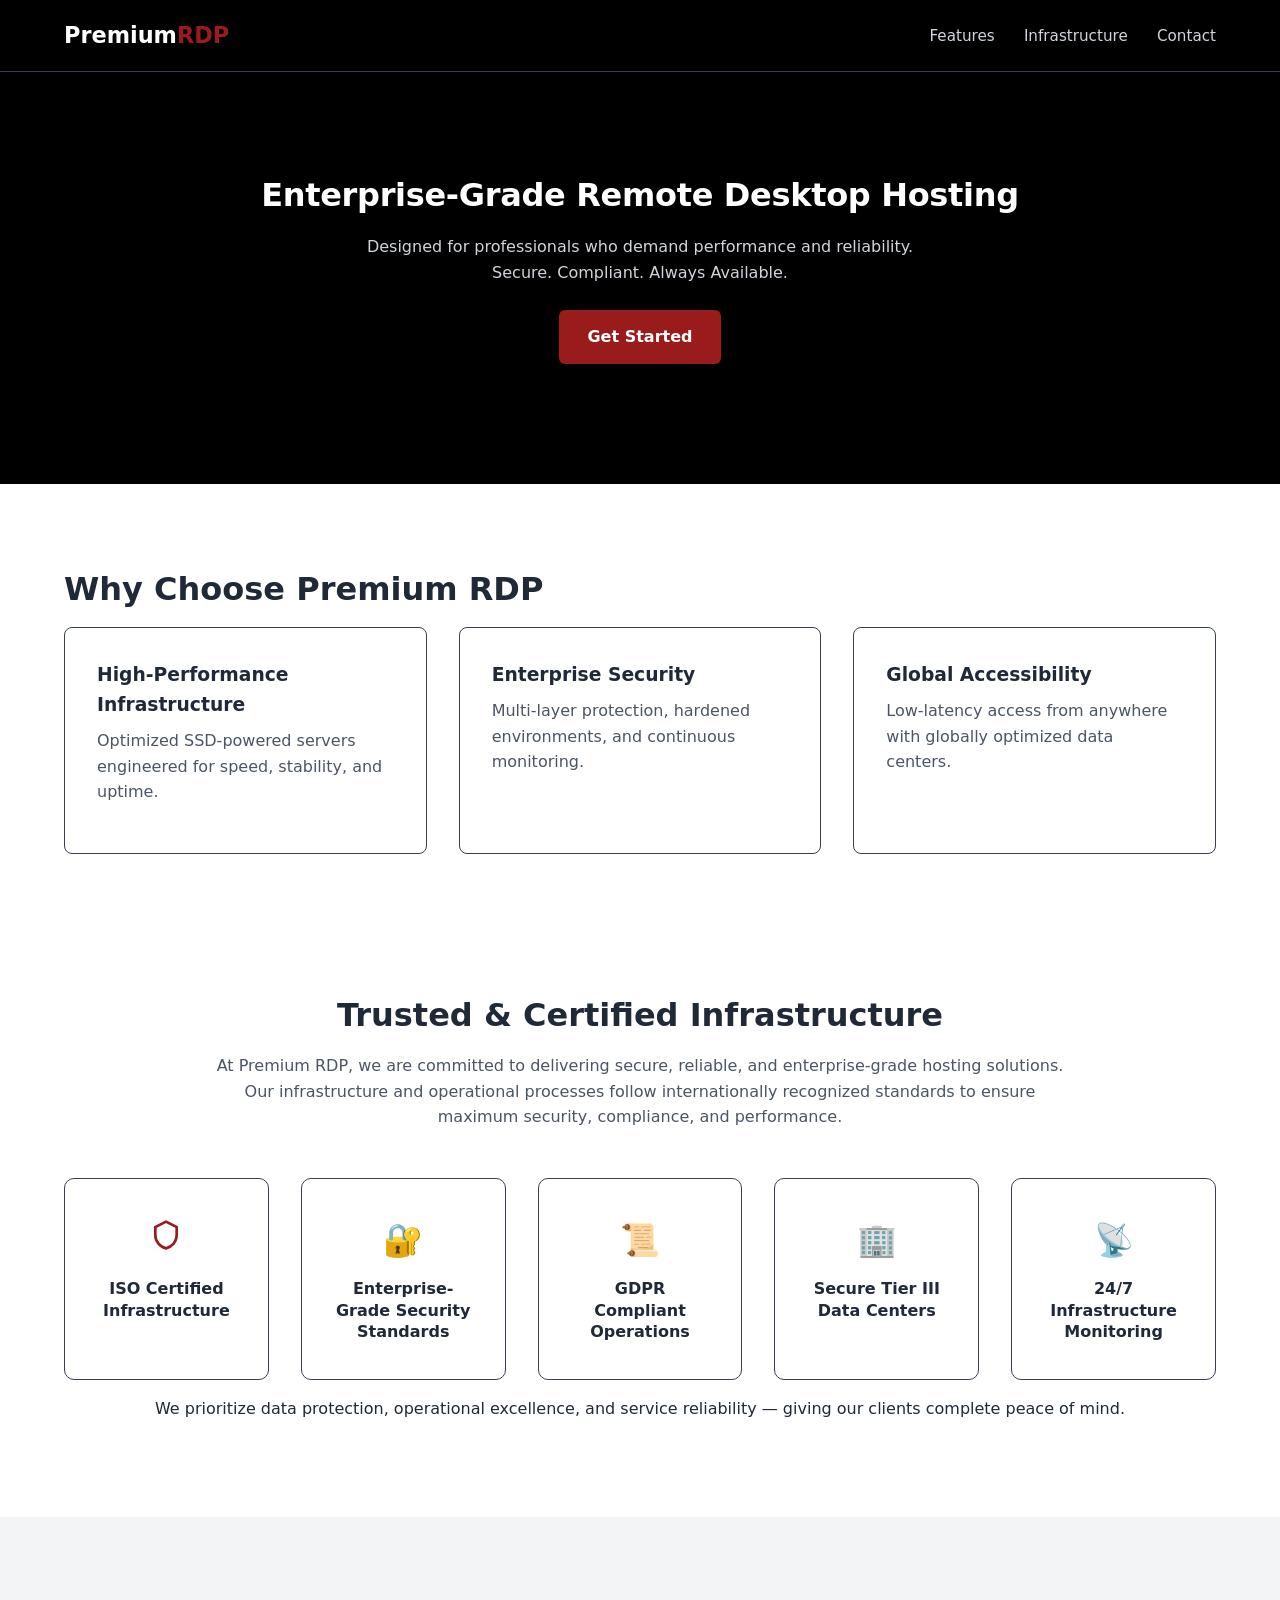
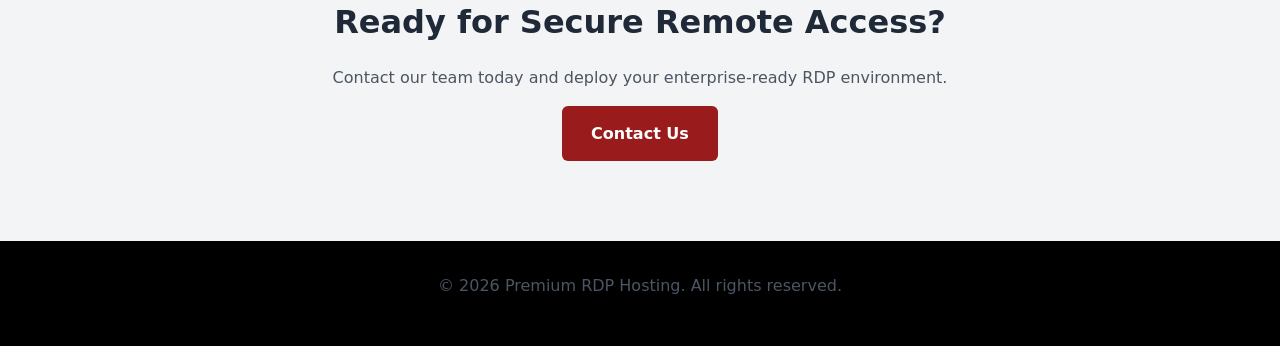
<file: index.html>
<!DOCTYPE html>
<html lang="en">
<head>
  <meta charset="UTF-8" />
  <meta name="viewport" content="width=device-width, initial-scale=1.0"/>
  <title>Premium RDP Hosting | Secure Enterprise Remote Desktop Solutions</title>
  <meta name="description" content="Premium RDP provides secure, enterprise-grade remote desktop hosting with 24/7 monitoring, GDPR compliance, and Tier III data centers." />
  <link rel="stylesheet" href="style.css"/>
</head>
<body>

<header class="site-header">
  <div class="container header-flex">
  <a href="index.html" class="logo" aria-label="PremiumRDP Home">
  Premium<span>RDP</span>
</a>
    <nav>
      <a href="#features">Features</a>
      <a href="#trust">Infrastructure</a>
      <a href="contact-us.html">Contact</a>
    </nav>
  </div>
</header>

<section class="hero">
  <div class="hero-overlay"></div>
  <div class="container hero-content">
  <h1>
  Enterprise-Grade Remote Desktop Hosting
  </h1>
    <p> Designed for professionals who demand performance and reliability. <br>
    Secure. Compliant. Always Available. 
    </p>
    <a href="contact-us.html" class="btn-primary">Get Started</a>
  </div>
</section>

<section id="features" class="features">
  <div class="container">
    <h2>Why Choose Premium RDP</h2>
    <div class="feature-grid">
      <div class="feature-card">
        <h3>High-Performance Infrastructure</h3>
        <p>Optimized SSD-powered servers engineered for speed, stability, and uptime.</p>
      </div>
      <div class="feature-card">
        <h3>Enterprise Security</h3>
        <p>Multi-layer protection, hardened environments, and continuous monitoring.</p>
      </div>
      <div class="feature-card">
        <h3>Global Accessibility</h3>
        <p>Low-latency access from anywhere with globally optimized data centers.</p>
      </div>
    </div>
  </div>
</section>

<section id="trust" class="trust">
  <div class="container">
    <h2>Trusted & Certified Infrastructure</h2>
    <p class="trust-intro">
      At Premium RDP, we are committed to delivering secure, reliable, and enterprise-grade hosting solutions.
      Our infrastructure and operational processes follow internationally recognized standards to ensure
      maximum security, compliance, and performance.
    </p>

    <div class="trust-grid">
      <div class="trust-item">
        <span class="icon" aria-hidden="true">
  <svg width="32" height="32" viewBox="0 0 24 24" fill="none">
    <path d="M12 2l8 4v6c0 5-3.5 9-8 10-4.5-1-8-5-8-10V6l8-4z"
      stroke="currentColor" stroke-width="2"/>
  </svg>
</span>
        <h4>ISO Certified Infrastructure</h4>
      </div>
      <div class="trust-item">
        <span class="icon">🔐</span>
        <h4>Enterprise-Grade Security Standards</h4>
      </div>
      <div class="trust-item">
        <span class="icon">📜</span>
        <h4>GDPR Compliant Operations</h4>
      </div>
      <div class="trust-item">
        <span class="icon">🏢</span>
        <h4>Secure Tier III Data Centers</h4>
      </div>
      <div class="trust-item">
        <span class="icon">📡</span>
        <h4>24/7 Infrastructure Monitoring</h4>
      </div>
    </div>

    <p class="trust-footer">
      <center>We prioritize data protection, operational excellence, and service reliability —
      giving our clients complete peace of mind.</center>
    </p>
  </div>
</section>

<section class="cta">
  <div class="container">
    <h2>Ready for Secure Remote Access?</h2>
    <p>Contact our team today and deploy your enterprise-ready RDP environment.</p>
    <a href="contact-us.html" class="btn-secondary">Contact Us</a>
  </div>
</section>

<footer class="site-footer">
  <div class="container">
    <p>© 2026 Premium RDP Hosting. All rights reserved.</p>
  </div>
</footer>

<script src="main.js"></script>
</body>
</html>
</file>
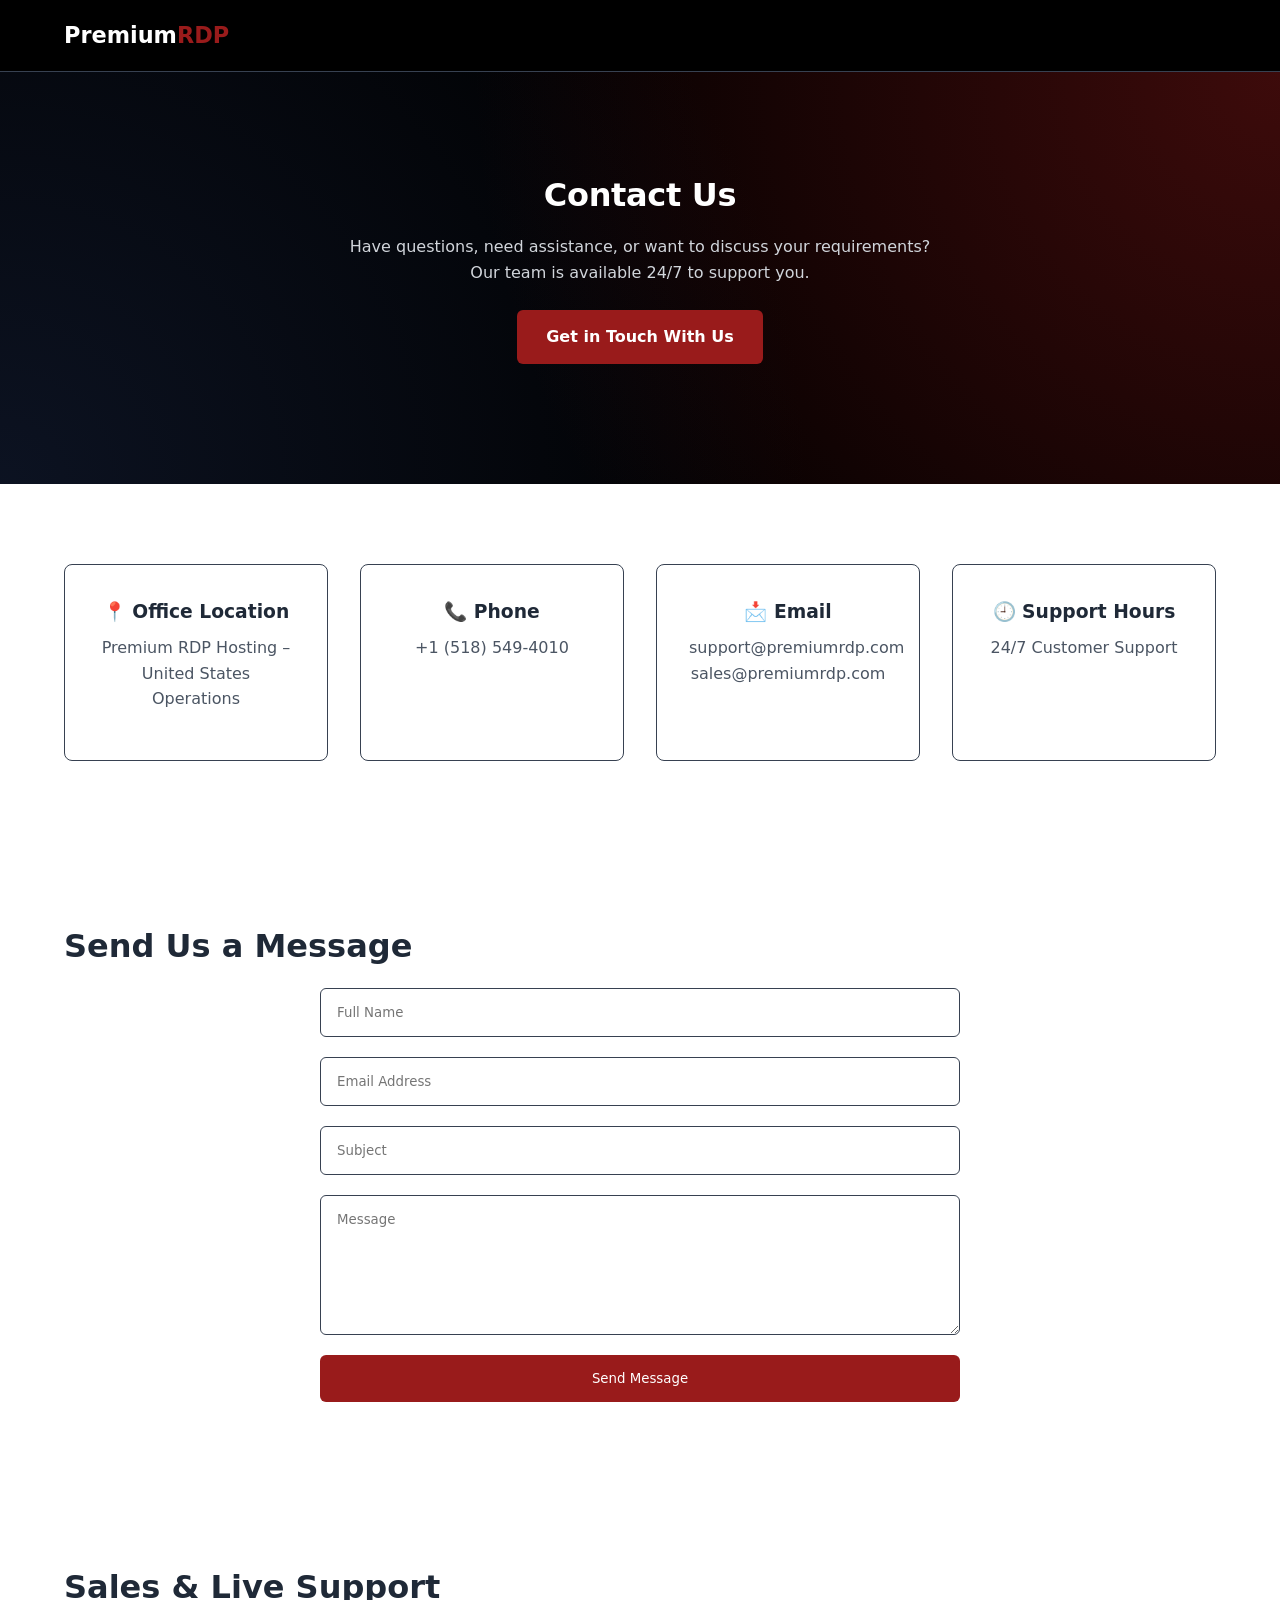
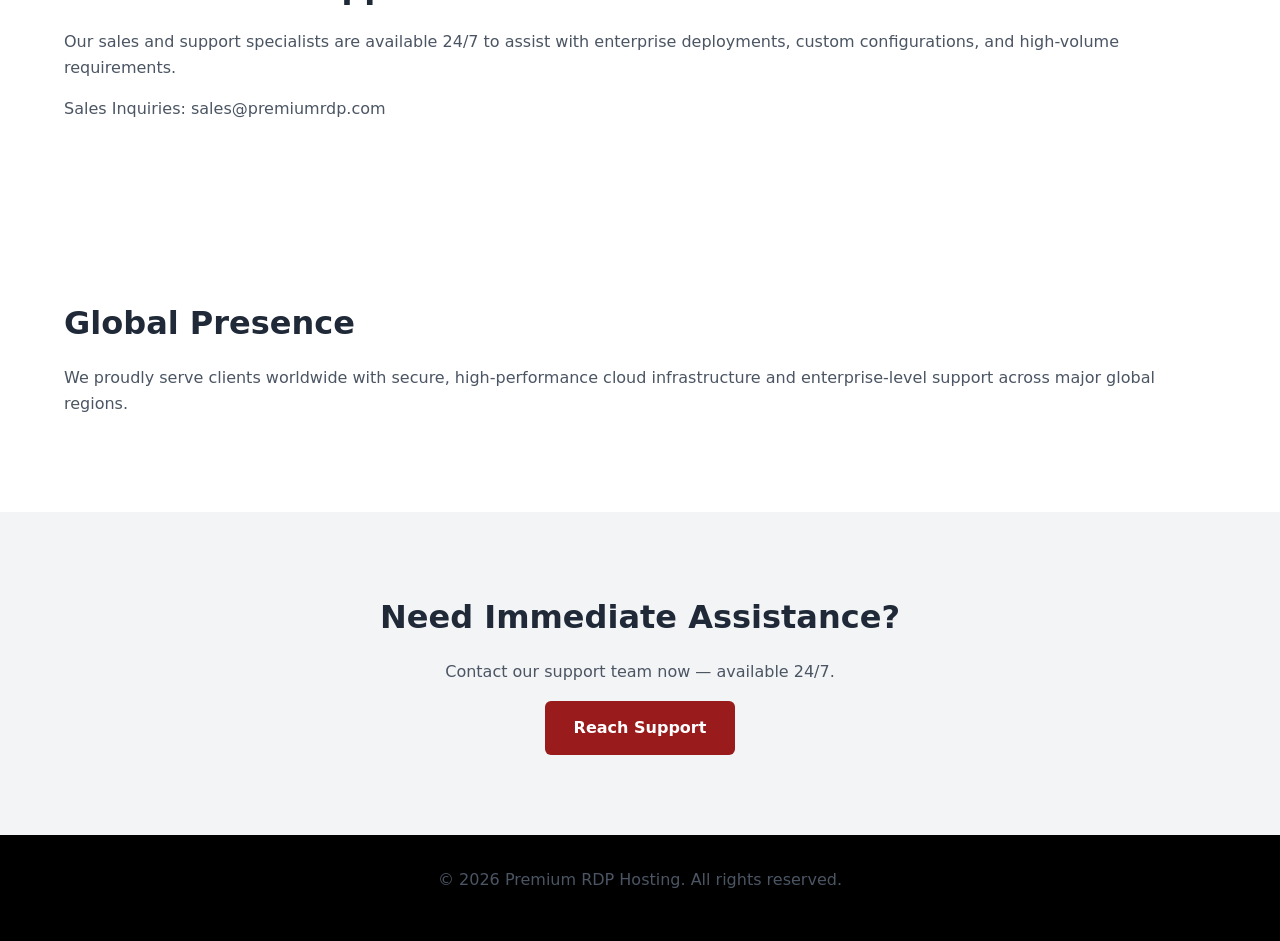
<file: contact-us.html>
<!DOCTYPE html>
<html lang="en">
<head>
  <meta charset="UTF-8"/>
  <meta name="viewport" content="width=device-width, initial-scale=1.0"/>
  <title>Contact Us | Premium RDP Hosting</title>
  <meta name="description" content="Contact Premium RDP for enterprise hosting, support, and sales inquiries. 24/7 support available."/>
  <link rel="stylesheet" href="style.css"/>
</head>
<body class="contact-page">
<header class="site-header">
  <div class="container header-flex">
    <a href="index.html" class="logo" aria-label="PremiumRDP Home">
  Premium<span>RDP</span>
</a>
    <nav>
    </nav>
  </div>
</header>

<section class="contact-hero">
  <div class="contact-overlay"></div>
  <div class="container hero-content">
    <h1>Contact Us</h1>
    <p>Have questions, need assistance, or want to discuss your requirements? <br>
       Our team is available 24/7 to support you.</p>
     <a href="#contact-form" class="hero-cta">Get in Touch With Us</a>
  </div>
</section>

<section class="contact-info">
  <div class="container info-grid">
    <div>
      <h3>📍 Office Location</h3>
      <p>Premium RDP Hosting – United States Operations</p>
    </div>
    <div>
      <h3>📞 Phone</h3>
      <p><a href="tel:+15185494010">+1 (518) 549-4010</a></p>
    </div>
    <div>
      <h3>📩 Email</h3>
      <p>
        <a href="mailto:support@premiumrdp.com">support@premiumrdp.com</a><br/>
        <a href="mailto:sales@premiumrdp.com">sales@premiumrdp.com</a>
      </p>
    </div>
    <div>
      <h3>🕘 Support Hours</h3>
      <p>24/7 Customer Support</p>
    </div>
  </div>
</section>

<section class="contact-form" id="contact-form">
  <div class="container">
    <h2>Send Us a Message</h2>
    <form method="post" action="/contact-handler">
  <input type="text" name="name" placeholder="Full Name" required />
  <input type="email" name="email" placeholder="Email Address" required />
  <input type="text" name="subject" placeholder="Subject" required />
  <textarea name="message" placeholder="Message" required></textarea>
  <button type="submit">Send Message</button>
</form>
  </div>
</section>

<section class="sales-support">
  <div class="container">
    <h2>Sales & Live Support</h2>
    <p>
      Our sales and support specialists are available 24/7 to assist with enterprise
      deployments, custom configurations, and high-volume requirements.
    </p>
    <p>
      Sales Inquiries: <a href="mailto:sales@premiumrdp.com">sales@premiumrdp.com</a>
    </p>
  </div>
</section>

<section class="global">
  <div class="container">
    <h2>Global Presence</h2>
    <p>
      We proudly serve clients worldwide with secure, high-performance cloud infrastructure
      and enterprise-level support across major global regions.
    </p>
  </div>
</section>

<section class="cta">
  <div class="container">
    <h2>Need Immediate Assistance?</h2>
    <p>Contact our support team now — available 24/7.</p>
    <a href="mailto:support@premiumrdp.com" class="btn-primary">Reach Support</a>
  </div>
</section>

<footer class="site-footer">
  <div class="container">
    <p>© 2026 Premium RDP Hosting. All rights reserved.</p>
  </div>
</footer>

<script src="main.js"></script>
</body>
</html>
</file>
<file: style.css>
:root{
  --red:#991b1b;
  --red-hover:#7f1d1d;
  --dark:#0f172a;
  --gray:#1f2937;
  --light:#f9fafb;
  --border:#374151;
}

/* =====================
   BASE RESET
===================== */
*{
  margin:0;
  padding:0;
  box-sizing:border-box;
  font-family:system-ui,-apple-system,BlinkMacSystemFont,sans-serif;
}

html{overflow-y:scroll;}

body{
  background:var(--light);
  color:var(--gray);
  line-height:1.6;
}

a{
  color:inherit;
  text-decoration:none;
}

/* =====================
   LAYOUT
===================== */
.container{
  max-width:1200px;
  margin:0 auto;
  padding:0 1.5rem;
}

/* =====================
   TYPOGRAPHY
===================== */
h1{
  font-size:2.75rem;
  line-height:1.2;
  margin-bottom:1.25rem;
}

h2{
  font-size:2rem;
  margin-bottom:1rem;
}

h3{margin-bottom:.5rem;}
h4{margin:0;}

p{
  margin-bottom:1rem;
  color:#4b5563;
}

/* Hero H1 visually = H2 (SEO intact) */
.hero h1,
.contact-hero h1{
  font-size:2rem;
  font-weight:700;
  line-height:1.2;
  letter-spacing:-0.01em;
  max-width:820px;
  margin:0 auto 1.25rem;
}

/* =====================
   HEADER
===================== */
.site-header{
  background:#000;
  border-bottom:1px solid var(--border);
}

.site-header .container{
  padding:1.1rem 1.5rem;
}

.header-flex{
  display:flex;
  justify-content:space-between;
  align-items:center;
}

.logo{
  color:#fff;
  font-size:1.4rem;
  font-weight:700;
}

.logo span{color:var(--red);}

nav a{
  color:#d1d5db;
  margin-left:1.5rem;
  font-size:.95rem;
}

nav a:hover{color:#fff;}

/* =====================
   HERO (INDEX + CONTACT)
===================== */
.hero,
.contact-hero{
  position:relative;
  background:#000;
  color:#fff;
}

.hero-overlay{
  position:absolute;
  inset:0;
  background:linear-gradient(
    180deg,
    rgba(0,0,0,.55),
    rgba(0,0,0,.9)
  );
}

.contact-overlay{
  position:absolute;
  inset:0;
  background:
    radial-gradient(circle at top right,rgba(153,27,27,.4),transparent 60%),
    radial-gradient(circle at bottom left,rgba(15,23,42,.8),transparent 60%);
}

.hero-content,
.contact-hero .container{
  position:relative;
  text-align:center;
  max-width:850px;
  margin:0 auto;
  padding:6.5rem 1.5rem 7.5rem;
}

.hero p,
.contact-hero p{
  color:#d1d5db;
  max-width:720px;
  margin:0 auto 1.5rem;
}

/* =====================
   BUTTONS
===================== */
.btn-primary,
.btn-secondary,
.hero-cta{
  display:inline-block;
  padding:.9rem 1.8rem;
  background:var(--red);
  color:#fff;
  border-radius:6px;
  font-weight:600;
  cursor:pointer;
  transition:.25s ease;
}

.btn-primary:hover,
.btn-secondary:hover,
.hero-cta:hover{
  background:var(--red-hover);
  transform:translateY(-2px);
  box-shadow:0 10px 25px rgba(153,27,27,.35);
}

/* =====================
   SECTIONS
===================== */
.features,
.contact-info,
.contact-form,
.sales-support,
.global,
.cta{
  background:#fff;
  padding:5rem 0;
}

/* Reduce top spacing only for Trust section */
.trust{
  padding-top:3.25rem; /* was effectively 5rem */
}

/* =====================
   FEATURES
===================== */
.feature-grid{
  display:grid;
  grid-template-columns:repeat(auto-fit,minmax(240px,1fr));
  gap:2rem;
}

.feature-card{
  border:1px solid var(--border);
  padding:2rem;
  border-radius:8px;
}
/* Tighten spacing below Features heading only */
.features h2{
  margin-bottom:.75rem;
}

/* =====================
   TRUST (REFINED SPACING)
===================== */
.trust{
  background:#fff;
  padding:3.5rem 0 5rem; /* 🔑 reduced top padding only */
}

.trust h2{
  text-align:center;
  margin:0 0 .75rem; /* removes top margin, tightens bottom */
}

.trust-intro{
  max-width:850px;
  margin:0 auto 2.25rem; /* reduced from 3rem */
  text-align:center;
}

.trust-intro{
  max-width:850px;
  margin:0 auto 3rem;
  text-align:center;
}

.trust-grid{
  display:grid;
  grid-template-columns:repeat(5,1fr);
  gap:2rem;
}

.trust-item{
  border:1px solid var(--border);
  padding:2.25rem 1.75rem;
  border-radius:10px;
  background:#fff;
  text-align:center;
  transition:.2s ease;
}

.trust-item:hover{
  transform:translateY(-4px);
  box-shadow:0 10px 25px rgba(0,0,0,.08);
}

.trust-item .icon{
  font-size:2rem;
  color:var(--red);
  display:block;
  margin-bottom:.75rem;
}

.trust-item h4{
  font-size:1rem;
  font-weight:600;
  line-height:1.35;
}

/* =====================
   CONTACT PAGE
===================== */
.contact-info .info-grid{
  display:grid;
  grid-template-columns:repeat(auto-fit,minmax(220px,1fr));
  gap:2rem;
}

.contact-info .info-grid > div{
  border:1px solid var(--border);
  padding:2rem;
  border-radius:8px;
  background:#fff;
  text-align:center;
}

.contact-form form{
  display:grid;
  gap:1.25rem;
  max-width:640px;
  margin:0 auto;
}

.contact-form input,
.contact-form textarea{
  padding:1rem;
  border-radius:6px;
  border:1px solid var(--border);
  width:100%;
}

.contact-form textarea{
  min-height:140px;
  resize:vertical;
}

.contact-form button{
  background:var(--red);
  color:#fff;
  border:none;
  padding:1rem;
  border-radius:6px;
  cursor:pointer;
}

.contact-form button:hover{
  background:var(--red-hover);
}

/* =====================
   CTA + FOOTER
===================== */
.cta{
  background:#f3f4f6;
  text-align:center;
}

.site-footer{
  background:#000;
  color:#9ca3af;
  text-align:center;
  padding:2rem;
}

/* =====================
   RESPONSIVE
===================== */
@media (max-width:1200px){
  .trust-grid{grid-template-columns:repeat(3,1fr);}
}

@media (max-width:800px){
  .trust-grid{grid-template-columns:repeat(2,1fr);}
}

@media (max-width:600px){
  .trust-grid{grid-template-columns:1fr;}

  .hero-content,
  .contact-hero .container{
    padding:4.5rem 1.5rem 5.5rem;
  }

  .hero h1,
  .contact-hero h1{
    font-size:1.9rem;
  }
}
</file>
